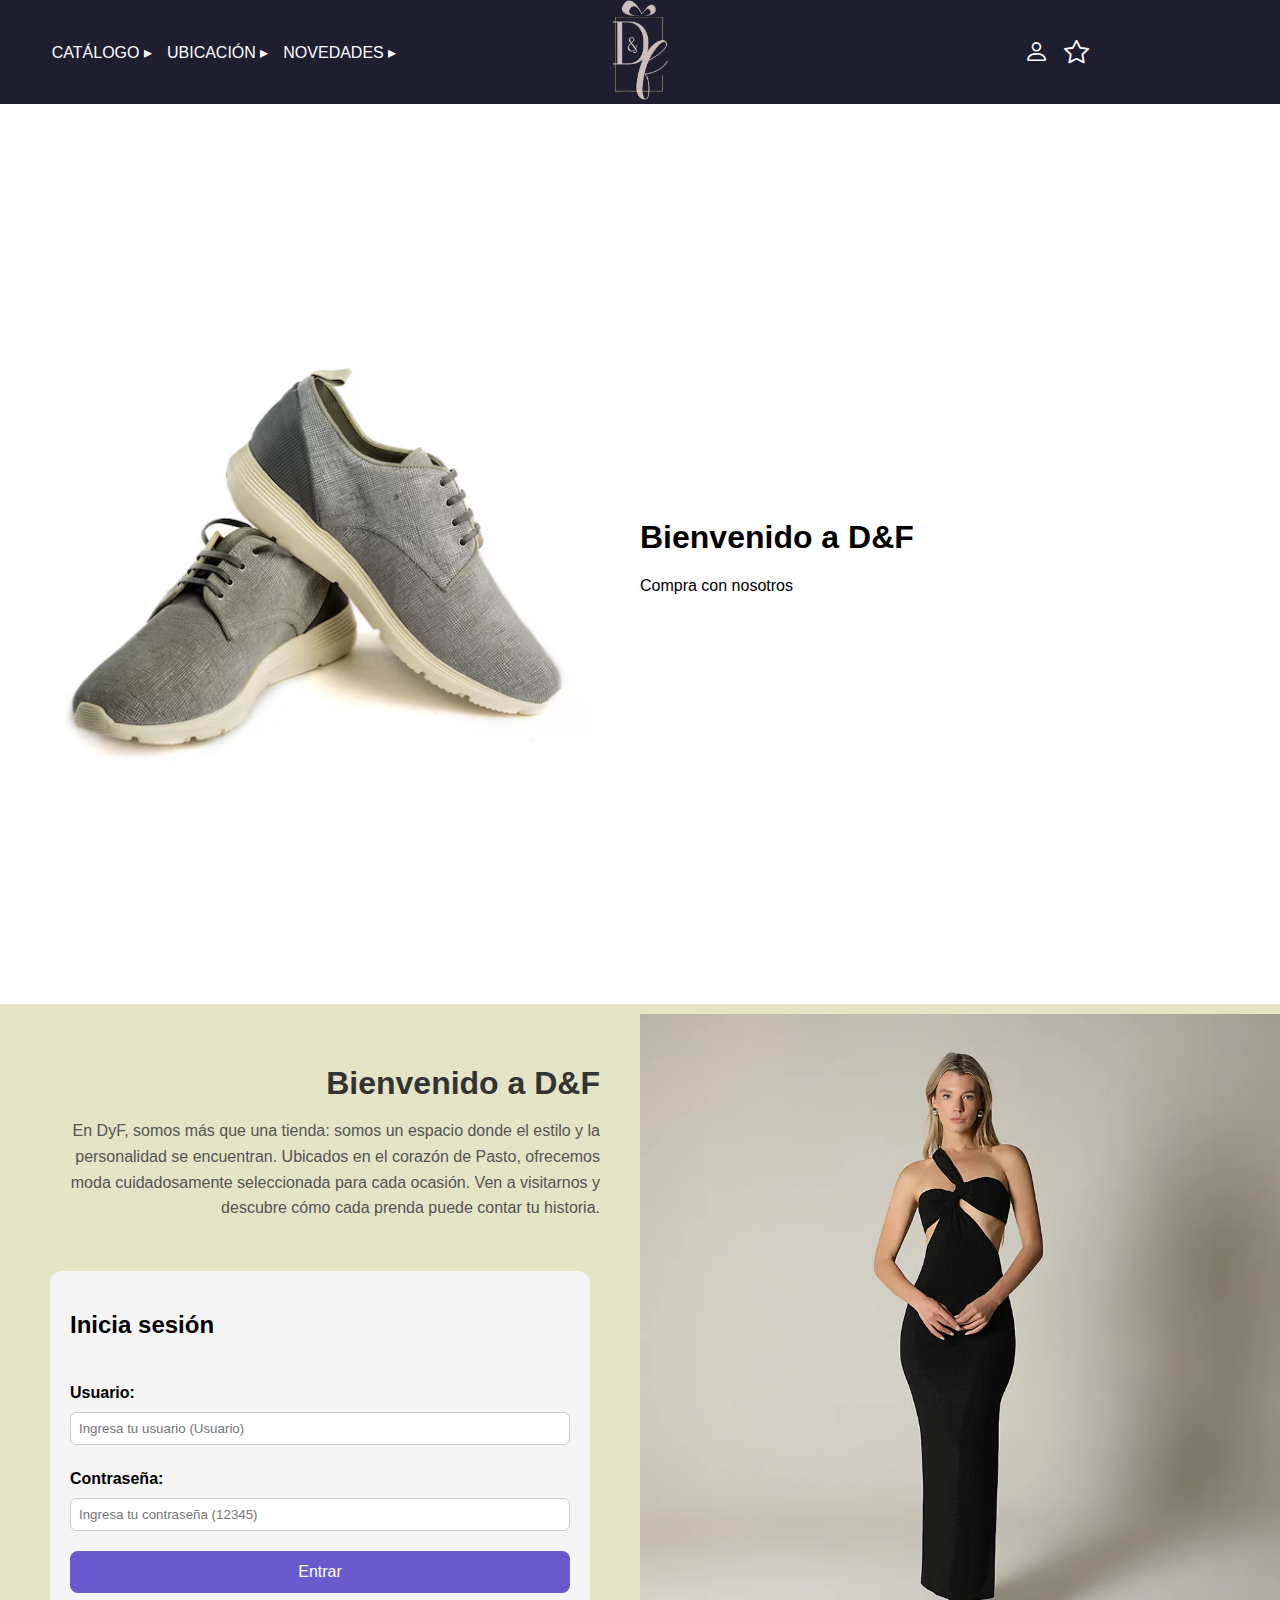
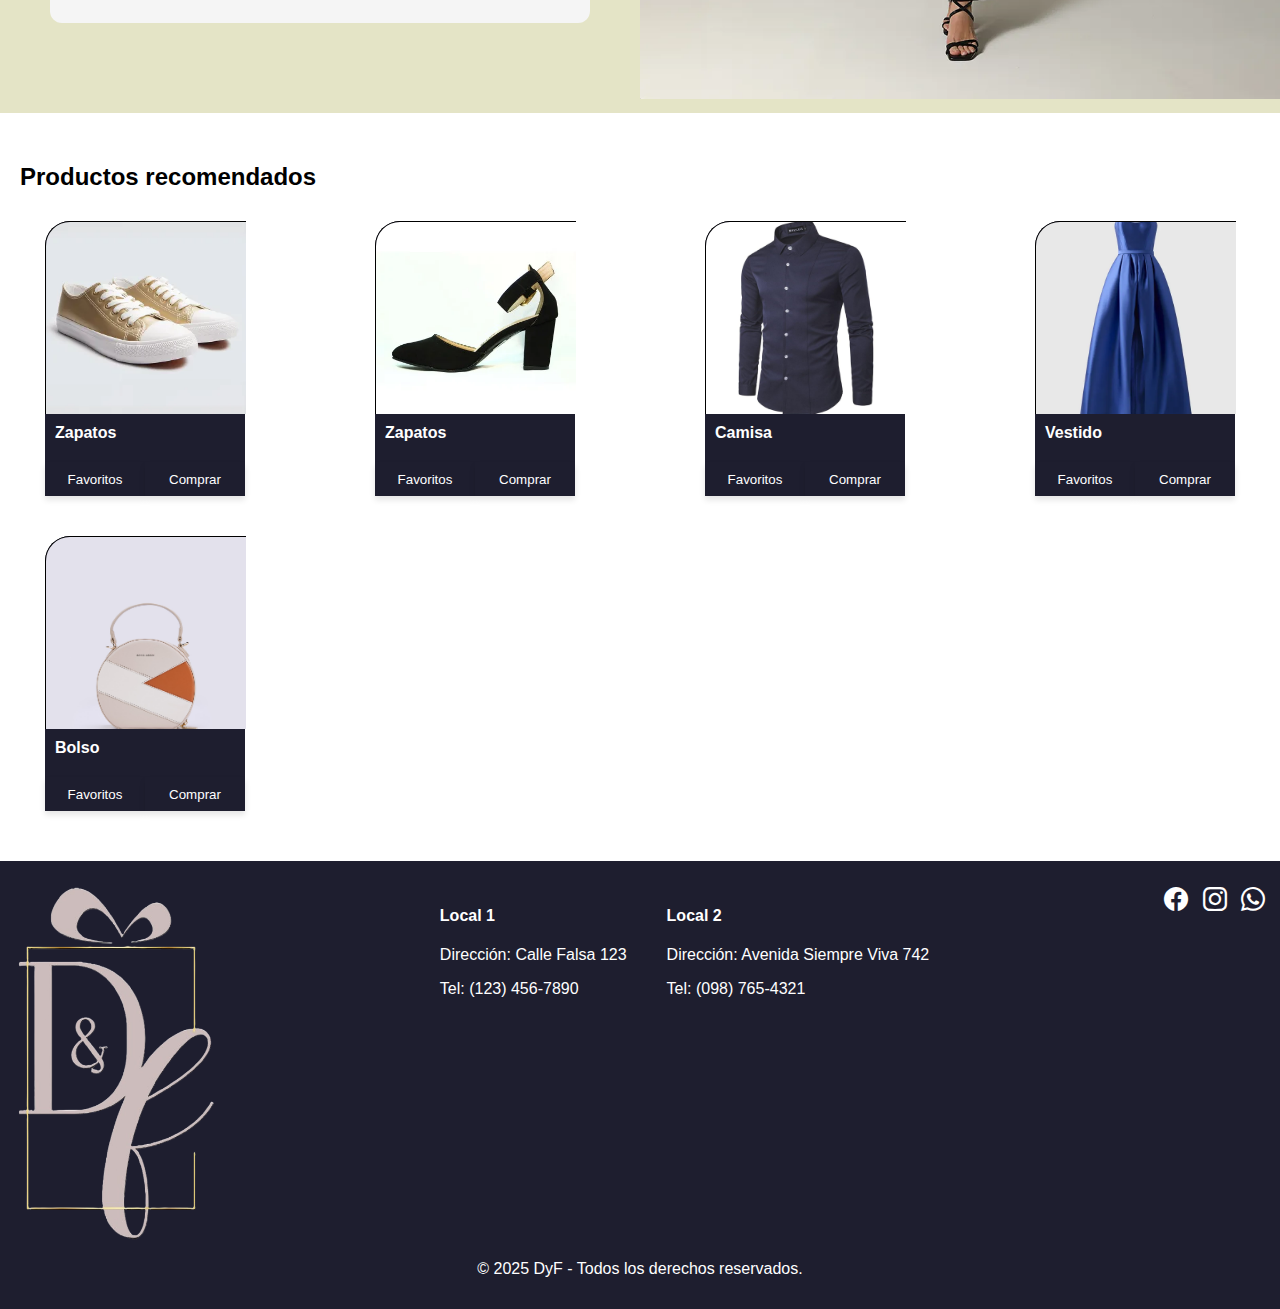
<file: index.html>
<!DOCTYPE html>
<html lang="es">

<head>
    <meta charset="UTF-8" />
    <meta name="viewport" content="width=device-width, initial-scale=1.0" />
    <title>D&F - Inicio</title>
    <!--Mis estilos-->
    <link rel="stylesheet" href="css/estilos copy.css" />
    <!--Iconos Bootstrap-->
    <link rel="stylesheet" href="https://cdn.jsdelivr.net/npm/bootstrap-icons@1.13.1/font/bootstrap-icons.min.css">
</head>

<body>
    <div class="grid-layout">

        <!--=== Header ===-->
        <header class="header">

            <nav class="navbar">
                <!-- Botón menú móvil -->
                <div class="menu-toggle" id="menuToggle">
                    <i class="bi bi-list"></i>
                </div>

                <!-- Menú izquierdo -->
                <ul class="nav-left">
                    <li><a class="link-nav" href="paginas/Catalogo.html">CATÁLOGO ▸</a></li>
                    <li><a class="link-nav" href="paginas/Ubicacion.html">UBICACIÓN ▸</a></li>
                    <li><a class="link-nav" href="paginas/Novedades.html">NOVEDADES ▸</a></li>
                </ul>

                <!-- Logo centro -->
                <div class="logo">
                    <a href="index.html"><img src="img/logo.png" alt="Logo" /></a>
                </div>

                <!-- Menú derecho -->
                <ul class="nav-right">
                    <li><a class="link-nav bi-nav" href="paginas/Perfil.html"><i class="bi bi-person"></i></a></li>
                    <li><a class="link-nav bi-nav" href="paginas/Guardados.html"><i class="bi bi-star"></i></a></li>
                </ul>

                <!-- Menú lateral oculto (móvil) -->
                <aside class="mobile-menu" id="mobileMenu">
                    <ul>
                        <li>
                            <i class="bi bi-list bi-nav"></i>
                        </li>
                        <li><a class="link-nav" href="paginas/Catalogo.html">CATÁLOGO ▸</a></li>
                        <li><a class="link-nav" href="paginas/Ubicacion.html">UBICACIÓN ▸</a></li>
                        <li><a class="link-nav" href="paginas/Novedades.html">NOVEDADES ▸</a></li>
                        <li><a class="link-nav bi-nav" href="paginas/Perfil.html"><i class="bi bi-person"></i></a></li>
                        <li><a class="link-nav bi-nav" href="paginas/Guardados.html"><i class="bi bi-star"></i></a></li>
                    </ul>
                </aside>
            </nav>


            <div class="hero-header">
                <div class="hero-img"></div>
                <div class="hero-text">
                    <h1>Bienvenido a D&F</h1>
                    <p>Compra con nosotros</p>
                </div>

            </div>
        </header>


        <!--=== Contenido ===-->
        <main>

            <!--Nosotros-->
            <section class="nosotros">
                <div class="text-nosotros">
                    <h1>Bienvenido a D&F</h1>
                    <p>En DyF, somos más que una tienda: somos un espacio donde el estilo y la personalidad se
                        encuentran.
                        Ubicados en el corazón de Pasto, ofrecemos moda cuidadosamente seleccionada para cada ocasión.
                        Ven a visitarnos y descubre cómo cada prenda puede contar tu historia.
                    </p>

                    <form class="login-form">
                        <h2>Inicia sesión</h2>
                        <label for="usuario">Usuario:</label>
                        <input type="text" id="usuario" name="usuario" placeholder="Ingresa tu usuario (Usuario)" required>

                        <label for="contraseña">Contraseña:</label>
                        <input type="password" id="contraseña" name="contraseña" placeholder="Ingresa tu contraseña (12345)"
                            required>

                        <button type="button" onclick="validarLogin('paginas/Perfil.html')">Entrar</button>
                    </form>

                </div>

                <div class="imagen-nosotros">
                    <img src="img/vestido.jpg" alt="">
                </div>
            </section><!--Fin seccion-->



            <!--Productos recomendados-->
            <section class="Catalogo">
                <div class="container-catalogo">
                    <h2>Productos recomendados</h2>
                    <div class="container-productos">

                        <div class="productos">
                            <img class="img-producto" src="../img/catalogo/zapatos-Tres.jpg" alt="">
                            <h4 class="title-producto">Zapatos</h4>
                            <div class="container-btn">
                                <button class="btn-producto">Favoritos</button>
                                <button class="btn-producto">Comprar</button>
                            </div>
                        </div>

                        <div class="productos">
                            <img class="img-producto" src="../img/catalogo/zapatos-Cuatro.jpg" alt="">
                            <h4 class="title-producto">Zapatos</h4>
                            <div class="container-btn">
                                <button class="btn-producto">Favoritos</button>
                                <button class="btn-producto">Comprar</button>
                            </div>
                        </div>


                        <div class="productos">
                            <img class="img-producto" src="../img/catalogo/camisa-Dos.jpg" alt="">
                            <h4 class="title-producto">Camisa</h4>
                            <div class="container-btn">
                                <button class="btn-producto">Favoritos</button>
                                <button class="btn-producto">Comprar</button>
                            </div>
                        </div>

                        <div class="productos">
                            <img class="img-producto" src="../img/catalogo/vestido-Uno.jpg" alt="">
                            <h4 class="title-producto">Vestido</h4>
                            <div class="container-btn">
                                <button class="btn-producto">Favoritos</button>
                                <button class="btn-producto">Comprar</button>
                            </div>
                        </div>

                        <div class="productos">
                            <img class="img-producto" src="../img/catalogo/bolso-Dos.jpg" alt="">
                            <h4 class="title-producto">Bolso</h4>
                            <div class="container-btn">
                                <button class="btn-producto">Favoritos</button>
                                <button class="btn-producto">Comprar</button>
                            </div>
                        </div>
                    </div>
                </div>

            </section><!--Fin seccion-->

        </main>


        <!--=== Footer === -->
        <footer class="custom-footer">
            <div class="footer-container">
                <!-- Logo izquierda -->
                <div class="footer-logo">
                    <img src="img/logo.png" alt="Logo DyF" height="50" />
                </div>

                <!-- Contactos centro -->
                <div class="footer-contact">
                    <div>
                        <h4>Local 1</h4>
                        <p>Dirección: Calle Falsa 123</p>
                        <p>Tel: (123) 456-7890</p>
                    </div>
                    <div>
                        <h4>Local 2</h4>
                        <p>Dirección: Avenida Siempre Viva 742</p>
                        <p>Tel: (098) 765-4321</p>
                    </div>
                </div>

                <!-- Redes sociales derecha -->
                <div class="footer-social">
                    <a href="https://www.facebook.com/?locale=es_LA"><i class="bi bi-facebook"></i></a>
                    <a href="https://www.instagram.com"><i class="bi bi-instagram"></i></a>
                    <a href="https://www.whatsapp.com/?lang=es_LA"><i class="bi bi-whatsapp"></i></a>
                </div>
            </div>
            <p>© 2025 DyF - Todos los derechos reservados.</p>
        </footer>

    </div>
    <script src="js/script.js"></script>
</body>

</html>
</file>
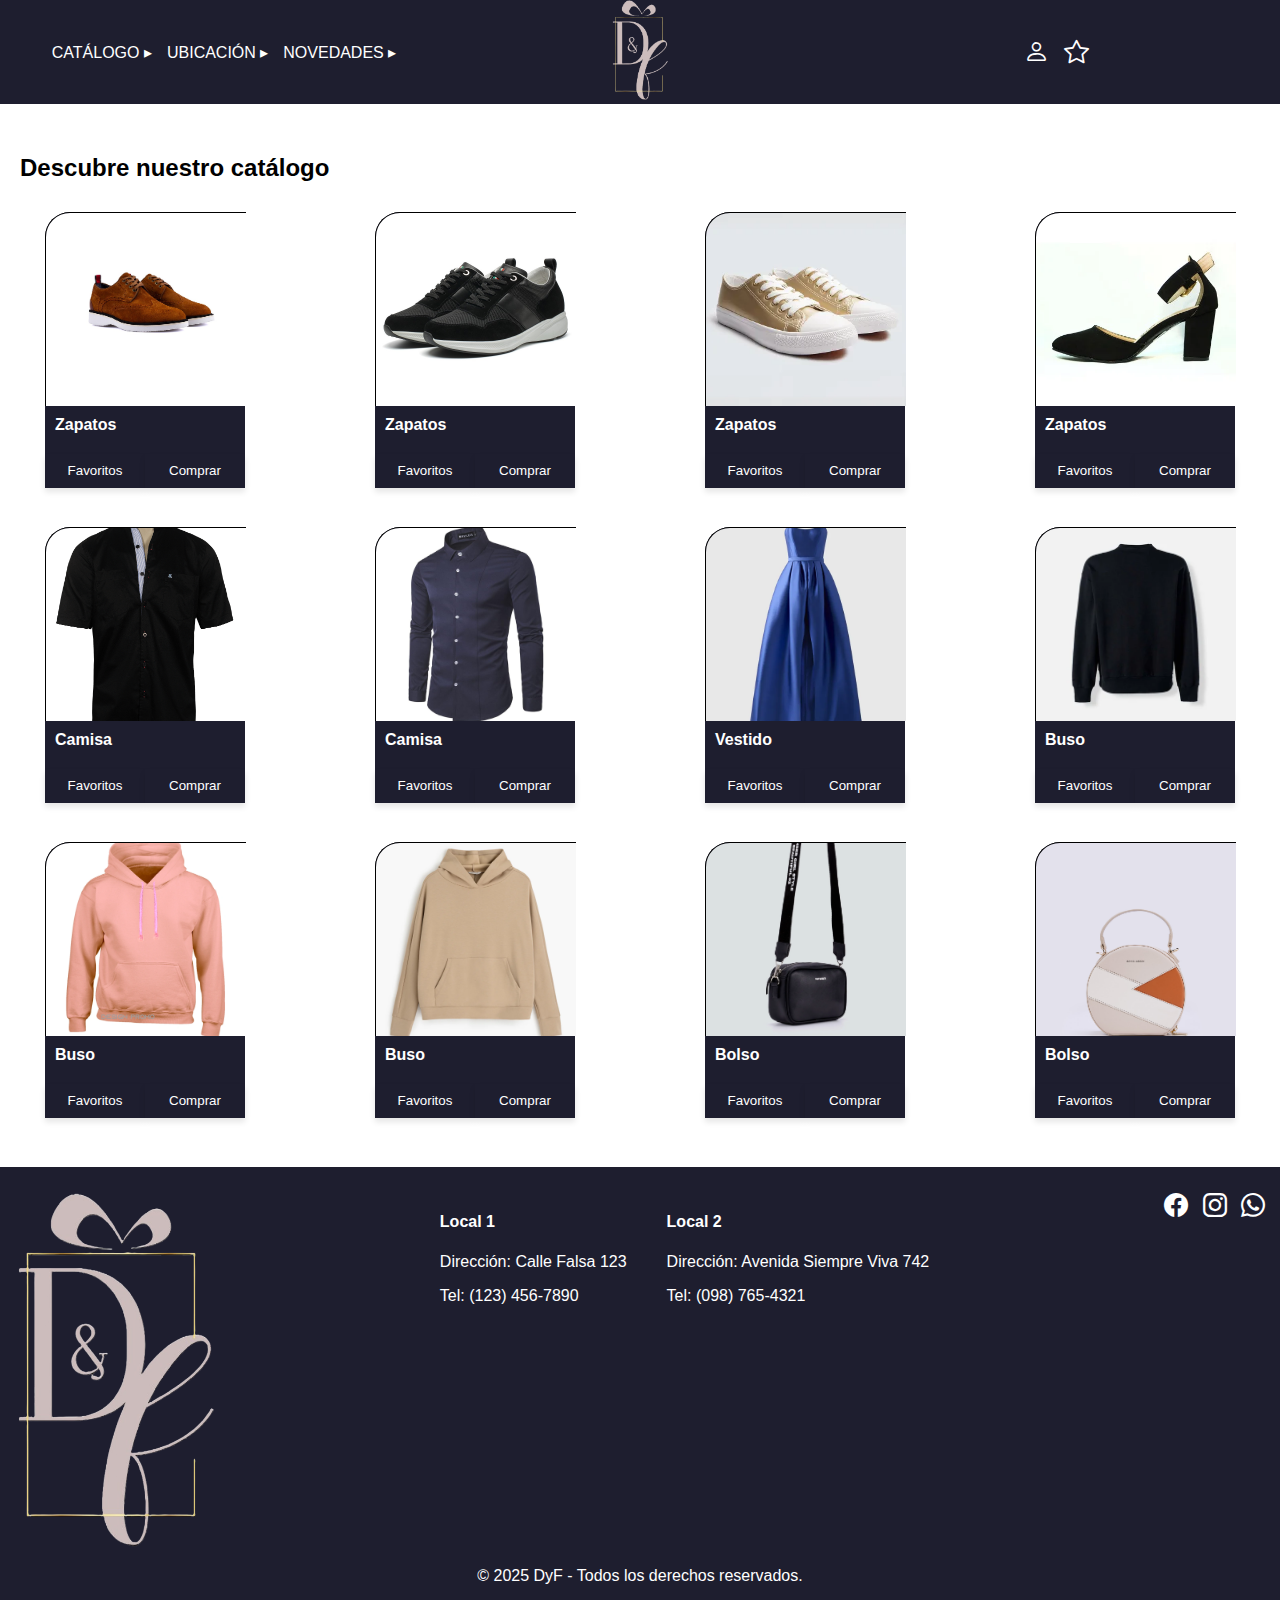
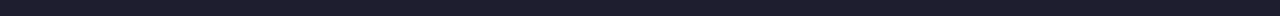
<file: paginas/Catalogo.html>
<!DOCTYPE html>
<html lang="en">

<head>
    <meta charset="UTF-8">
    <meta name="viewport" content="width=device-width, initial-scale=1.0">
    <title>DyF - Catalogo</title>
    <!--Mis estilos-->
    <link rel="stylesheet" href="../css/estilos copy.css" />
    <!--Iconos Bootstrap-->
    <link rel="stylesheet" href="https://cdn.jsdelivr.net/npm/bootstrap-icons@1.13.1/font/bootstrap-icons.min.css">
</head>

<body>
    <div class="grid-layout">

        <!--=== Header ===-->
        <header class="header">

            <nav class="navbar">
                <!-- Botón menú móvil -->
                <div class="menu-toggle" id="menuToggle">
                    <i class="bi bi-list"></i>
                </div>

                <!-- Menú izquierdo -->
                <ul class="nav-left">
                    <li><a href="Catalogo.html">CATÁLOGO ▸</a></li>
                    <li><a href="Ubicacion.html">UBICACIÓN ▸</a></li>
                    <li><a href="Novedades.html">NOVEDADES ▸</a></li>
                </ul>

                <!-- Logo centro -->
                <div class="logo">
                    <a href="../index.html"><img src="../img/logo.png" alt="Logo" /></a>
                </div>

                <!-- Menú derecho -->
                <ul class="nav-right">
                    <li><a class="link-nav bi-nav" href="Perfil.html"><i class="bi bi-person"></i></a></li>
                    <li><a class="link-nav bi-nav" href="Guardados.html"><i class="bi bi-star"></i></a></li>
                </ul>

                <!-- Menú lateral oculto (móvil) -->
                <aside class="mobile-menu" id="mobileMenu">
                    <ul>
                        <li>
                            <i class="bi bi-list bi-nav"></i>
                        </li>
                        <li><a class="link-nav" href="Catalogo.html">CATÁLOGO ▸</a></li>
                        <li><a class="link-nav" href="Ubicacion.html">UBICACIÓN ▸</a></li>
                        <li><a class="link-nav" href="Novedades.html">NOVEDADES ▸</a></li>
                        <li><a class="link-nav bi-nav" href="Perfil.html"><i class="bi bi-person"></i></a></li>
                        <li><a class="link-nav bi-nav" href="Guardados.html"><i class="bi bi-star"></i></a></li>
                    </ul>
                </aside>
            </nav>

        </header>


        <!--=== Contenido ===-->
        <main>

            <!--Catalogo-->
            <section class="Catalogo">
                <div class="container-catalogo">
                    <h2>Descubre nuestro catálogo</h2>
                    <div class="container-productos">
                        <div class="productos">
                            <img class="img-producto" src="../img/catalogo/zapatos-Uno.jpg" alt="">
                            <h4 class="title-producto">Zapatos</h4>
                            <div class="container-btn">
                                <button class="btn-producto">Favoritos</button>
                                <button class="btn-producto">Comprar</button>
                            </div>
                        </div>

                        <div class="productos">
                            <img class="img-producto" src="../img/catalogo/zapatos-Dos.jpg" alt="">
                            <h4 class="title-producto">Zapatos</h4>
                            <div class="container-btn">
                                <button class="btn-producto">Favoritos</button>
                                <button class="btn-producto">Comprar</button>
                            </div>

                        </div>

                        <div class="productos">
                            <img class="img-producto" src="../img/catalogo/zapatos-Tres.jpg" alt="">
                            <h4 class="title-producto">Zapatos</h4>
                            <div class="container-btn">
                                <button class="btn-producto">Favoritos</button>
                                <button class="btn-producto">Comprar</button>
                            </div>
                        </div>

                        <div class="productos">
                            <img class="img-producto" src="../img/catalogo/zapatos-Cuatro.jpg" alt="">
                            <h4 class="title-producto">Zapatos</h4>
                            <div class="container-btn">
                                <button class="btn-producto">Favoritos</button>
                                <button class="btn-producto">Comprar</button>
                            </div>
                        </div>

                        <div class="productos">
                            <img class="img-producto" src="../img/catalogo/camisa-Uno.jpg" alt="">
                            <h4 class="title-producto">Camisa</h4>
                            <div class="container-btn">
                                <button class="btn-producto">Favoritos</button>
                                <button class="btn-producto">Comprar</button>
                            </div>
                        </div>

                        <div class="productos">
                            <img class="img-producto" src="../img/catalogo/camisa-Dos.jpg" alt="">
                            <h4 class="title-producto">Camisa</h4>
                            <div class="container-btn">
                                <button class="btn-producto">Favoritos</button>
                                <button class="btn-producto">Comprar</button>
                            </div>
                        </div>

                        <div class="productos">
                            <img class="img-producto" src="../img/catalogo/vestido-Uno.jpg" alt="">
                            <h4 class="title-producto">Vestido</h4>
                            <div class="container-btn">
                                <button class="btn-producto">Favoritos</button>
                                <button class="btn-producto">Comprar</button>
                            </div>
                        </div>

                        <div class="productos">
                            <img class="img-producto" src="../img/catalogo/buzo-Uno.jpg" alt="">
                            <h4 class="title-producto">Buso</h4>
                            <div class="container-btn">
                                <button class="btn-producto">Favoritos</button>
                                <button class="btn-producto">Comprar</button>
                            </div>
                        </div>

                        <div class="productos">
                            <img class="img-producto" src="../img/catalogo/buzo-Dos.jpg" alt="">
                            <h4 class="title-producto">Buso</h4>
                            <div class="container-btn">
                                <button class="btn-producto">Favoritos</button>
                                <button class="btn-producto">Comprar</button>
                            </div>
                        </div>

                        <div class="productos">
                            <img class="img-producto" src="../img/catalogo/buzo-Tres.jpg" alt="">
                            <h4 class="title-producto">Buso</h4>
                            <div class="container-btn">
                                <button class="btn-producto">Favoritos</button>
                                <button class="btn-producto">Comprar</button>
                            </div>
                        </div>

                        <div class="productos">
                            <img class="img-producto" src="../img/catalogo/bolso-Uno.jpg" alt="">
                            <h4 class="title-producto">Bolso</h4>
                            <div class="container-btn">
                                <button class="btn-producto">Favoritos</button>
                                <button class="btn-producto">Comprar</button>
                            </div>
                        </div>

                        <div class="productos">
                            <img class="img-producto" src="../img/catalogo/bolso-Dos.jpg" alt="">
                            <h4 class="title-producto">Bolso</h4>
                            <div class="container-btn">
                                <button class="btn-producto">Favoritos</button>
                                <button class="btn-producto">Comprar</button>
                            </div>
                        </div>
                    </div>
                </div>

            </section><!--Fin seccion-->

        </main>


        <!--=== Footer === -->
        <footer class="custom-footer">
            <div class="footer-container">
                <!-- Logo izquierda -->
                <div class="footer-logo">
                    <img src="../img/logo.png" alt="Logo DyF" height="50" />
                </div>

                <!-- Contactos centro -->
                <div class="footer-contact">
                    <div>
                        <h4>Local 1</h4>
                        <p>Dirección: Calle Falsa 123</p>
                        <p>Tel: (123) 456-7890</p>
                    </div>
                    <div>
                        <h4>Local 2</h4>
                        <p>Dirección: Avenida Siempre Viva 742</p>
                        <p>Tel: (098) 765-4321</p>
                    </div>
                </div>

                <!-- Redes sociales derecha -->
                <div class="footer-social">
                    <a href="https://www.facebook.com/?locale=es_LA"><i class="bi bi-facebook"></i></a>
                    <a href="https://www.instagram.com"><i class="bi bi-instagram"></i></a>
                    <a href="https://www.whatsapp.com/?lang=es_LA"><i class="bi bi-whatsapp"></i></a>
                </div>
            </div>
            <p>© 2025 DyF - Todos los derechos reservados.</p>
        </footer>

    </div>
    <script src="../js/script.js"></script>
</body>

</html>
</file>
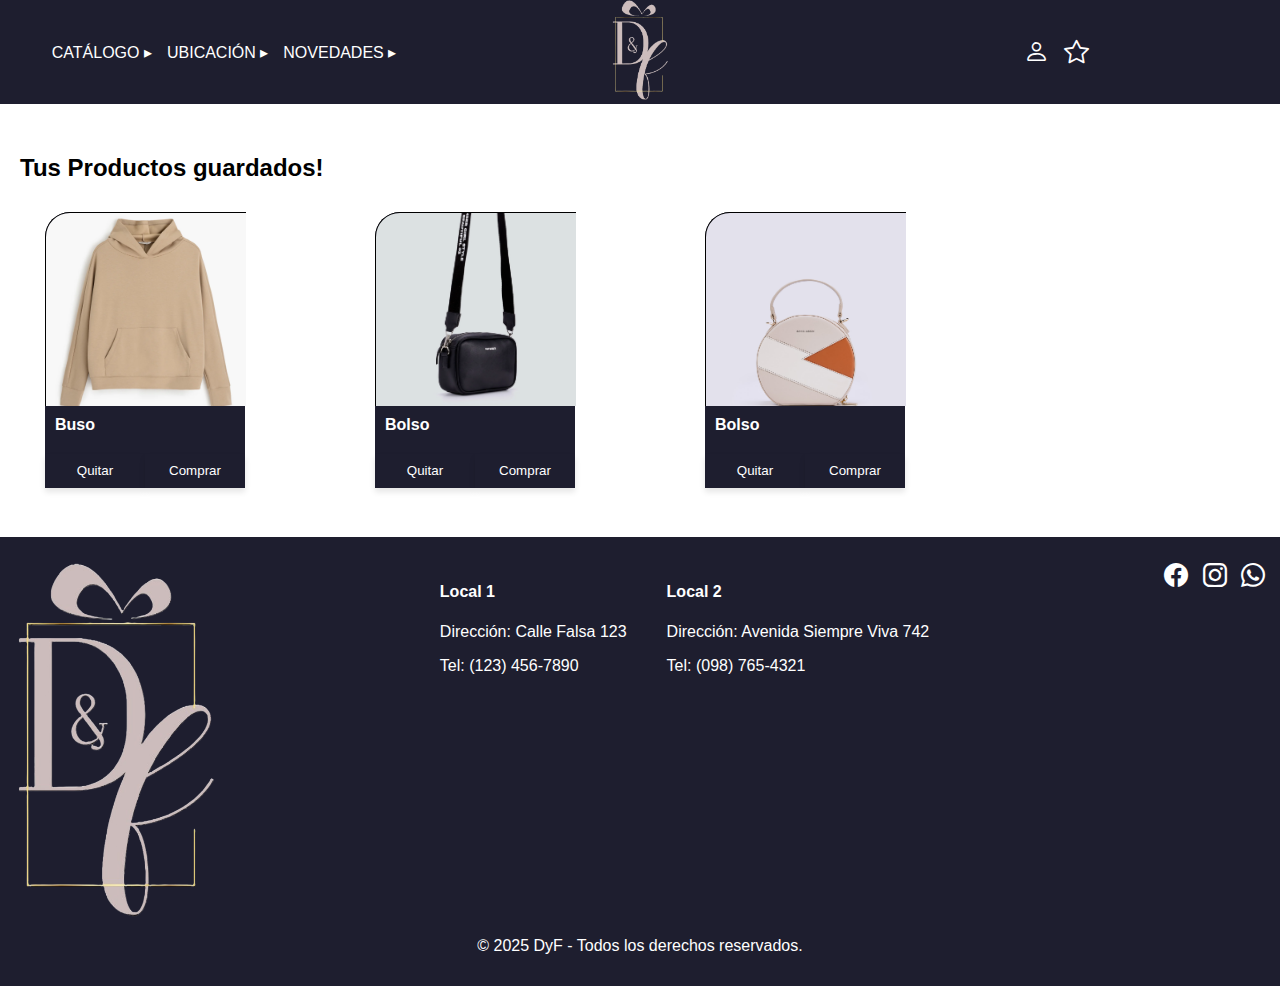
<file: paginas/Guardados.html>
<!DOCTYPE html>
<html lang="en">

<head>
    <meta charset="UTF-8">
    <meta name="viewport" content="width=device-width, initial-scale=1.0">
    <title>DyF - Guardados</title>
    <!--Mis estilos-->
    <link rel="stylesheet" href="../css/estilos copy.css" />
    <!--Iconos Bootstrap-->
    <link rel="stylesheet" href="https://cdn.jsdelivr.net/npm/bootstrap-icons@1.13.1/font/bootstrap-icons.min.css">
</head>

<body>
    <div class="grid-layout">

        <!--=== Header ===-->
        <header class="header">

            <nav class="navbar">
                <!-- Botón menú móvil -->
                <div class="menu-toggle" id="menuToggle">
                    <i class="bi bi-list"></i>
                </div>

                <!-- Menú izquierdo -->
                <ul class="nav-left">
                    <li><a href="Catalogo.html">CATÁLOGO ▸</a></li>
                    <li><a href="Ubicacion.html">UBICACIÓN ▸</a></li>
                    <li><a href="Novedades.html">NOVEDADES ▸</a></li>
                </ul>

                <!-- Logo centro -->
                <div class="logo">
                    <a href="../index.html"><img src="../img/logo.png" alt="Logo" /></a>
                </div>

                <!-- Menú derecho -->
                <ul class="nav-right">
                    <li><a class="link-nav bi-nav" href="Perfil.html"><i class="bi bi-person"></i></a></li>
                    <li><a class="link-nav bi-nav" href="Guardados.html"><i class="bi bi-star"></i></a></li>
                </ul>
                </ul>

                <!-- Menú lateral oculto (móvil) -->
                <aside class="mobile-menu" id="mobileMenu">
                    <ul>
                        <li>
                            <i class="bi bi-list"></i>
                        </li>
                        <li><a href="Catalogo.html">CATÁLOGO ▸</a></li>
                        <li><a href="Ubicacion.html">UBICACIÓN ▸</a></li>
                        <li><a href="Novedades.html">NOVEDADES ▸</a></li>
                        <li><a href="Perfil.html"><i class="bi bi-person"></i></a></li>
                        <li><a href="Guardados.html"><i class="bi bi-star"></i></a></li>
                    </ul>
                </aside>
            </nav>

        </header>


        <!--=== Contenido ===-->
        <main>

            <!--Catalogo-->
            <section class="Catalogo">
                <div class="container-catalogo">
                    <h2>Tus Productos guardados!</h2>
                    <div class="container-productos">

                        <div class="productos">
                            <img class="img-producto" src="../img/catalogo/buzo-Tres.jpg" alt="">
                            <h4 class="title-producto">Buso</h4>
                            <div class="container-btn">
                                <button class="btn-producto">Quitar</button>
                                <button class="btn-producto">Comprar</button>
                            </div>
                        </div>

                        <div class="productos">
                            <img class="img-producto" src="../img/catalogo/bolso-Uno.jpg" alt="">
                            <h4 class="title-producto">Bolso</h4>
                            <div class="container-btn">
                                <button class="btn-producto">Quitar</button>
                                <button class="btn-producto">Comprar</button>
                            </div>
                        </div>

                        <div class="productos">
                            <img class="img-producto" src="../img/catalogo/bolso-Dos.jpg" alt="">
                            <h4 class="title-producto">Bolso</h4>
                            <div class="container-btn">
                                <button class="btn-producto">Quitar</button>
                                <button class="btn-producto">Comprar</button>
                            </div>
                        </div>
                    </div>
                </div>

            </section><!--Fin seccion-->

        </main>

        </main>


        <!--=== Footer === -->
        <footer class="custom-footer">
            <div class="footer-container">
                <!-- Logo izquierda -->
                <div class="footer-logo">
                    <img src="../img/logo.png" alt="Logo DyF" height="50" />
                </div>

                <!-- Contactos centro -->
                <div class="footer-contact">
                    <div>
                        <h4>Local 1</h4>
                        <p>Dirección: Calle Falsa 123</p>
                        <p>Tel: (123) 456-7890</p>
                    </div>
                    <div>
                        <h4>Local 2</h4>
                        <p>Dirección: Avenida Siempre Viva 742</p>
                        <p>Tel: (098) 765-4321</p>
                    </div>
                </div>

                <!-- Redes sociales derecha -->
                <div class="footer-social">
                    <a href="https://www.facebook.com/?locale=es_LA"><i class="bi bi-facebook"></i></a>
                    <a href="https://www.instagram.com"><i class="bi bi-instagram"></i></a>
                    <a href="https://www.whatsapp.com/?lang=es_LA"><i class="bi bi-whatsapp"></i></a>
                </div>
            </div>
            <p>© 2025 DyF - Todos los derechos reservados.</p>
        </footer>

    </div>
    <script src="../js/script.js"></script>
</body>

</html>
</file>
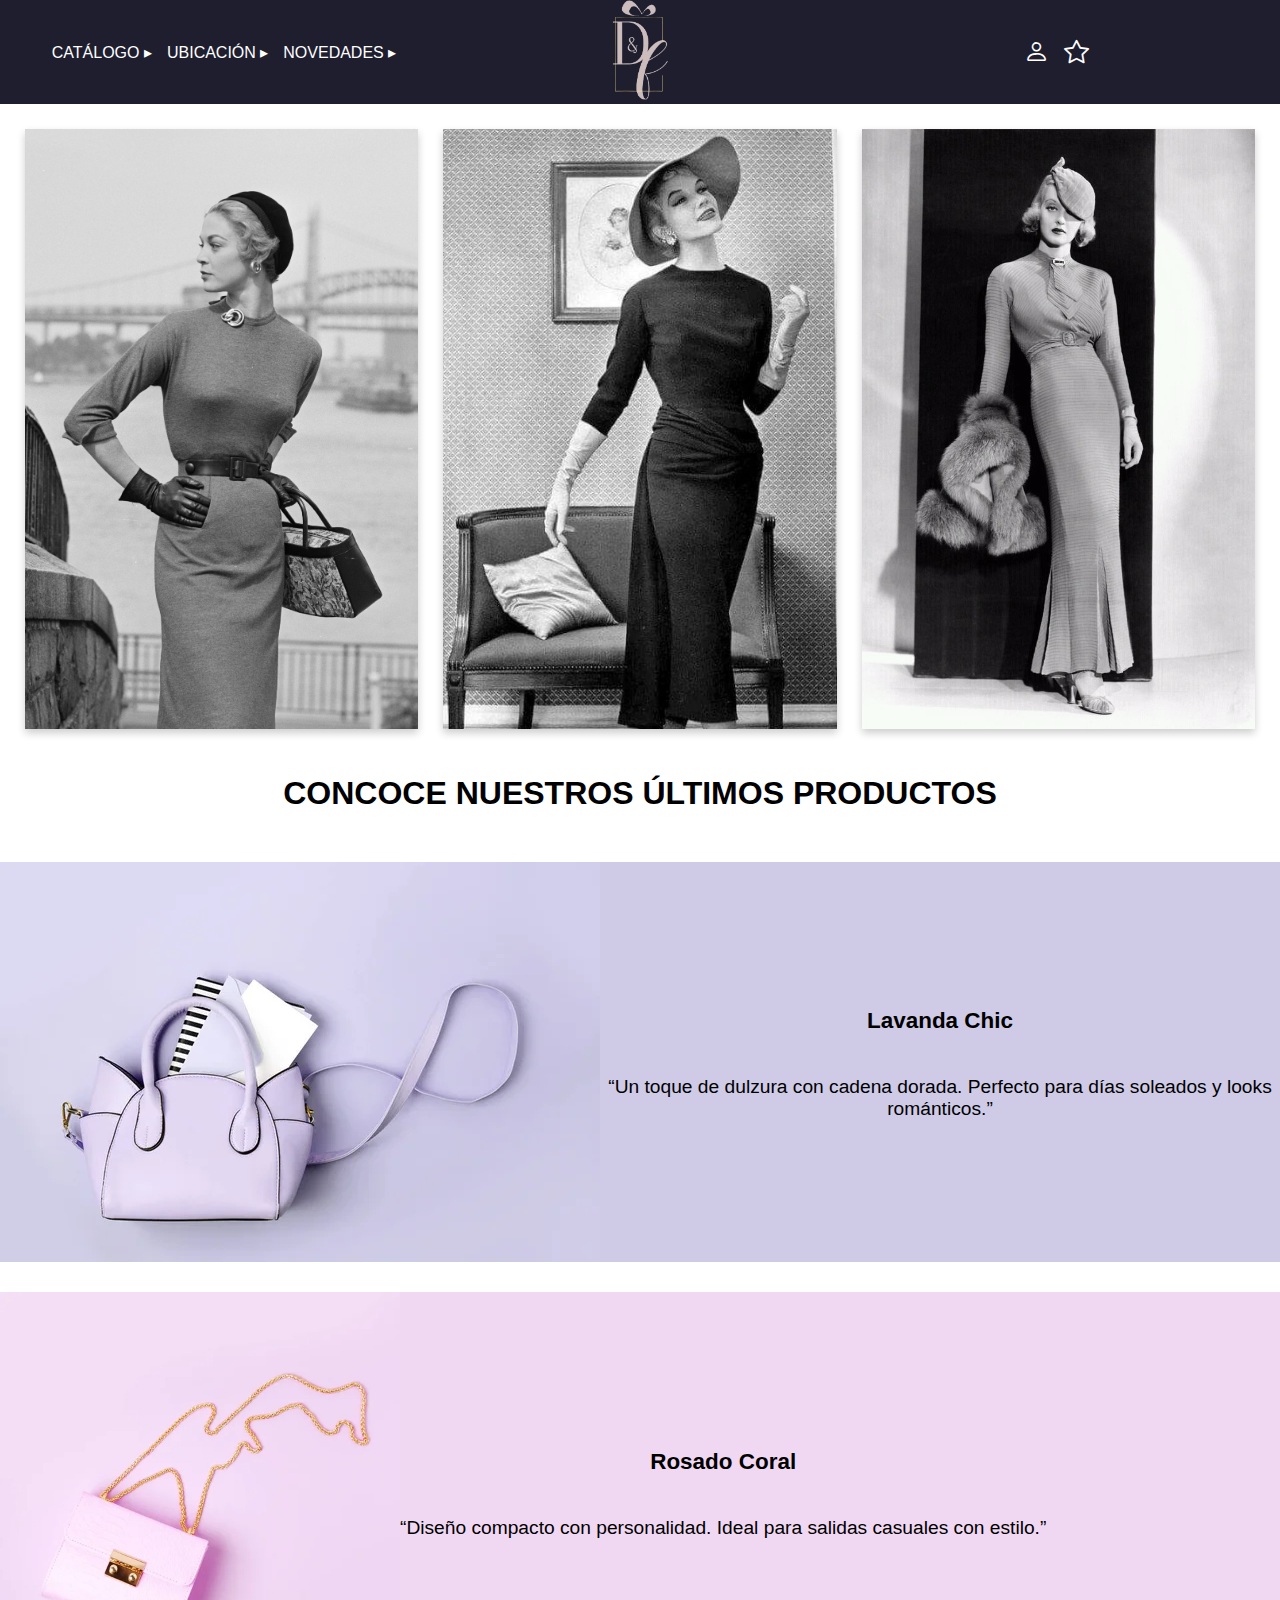
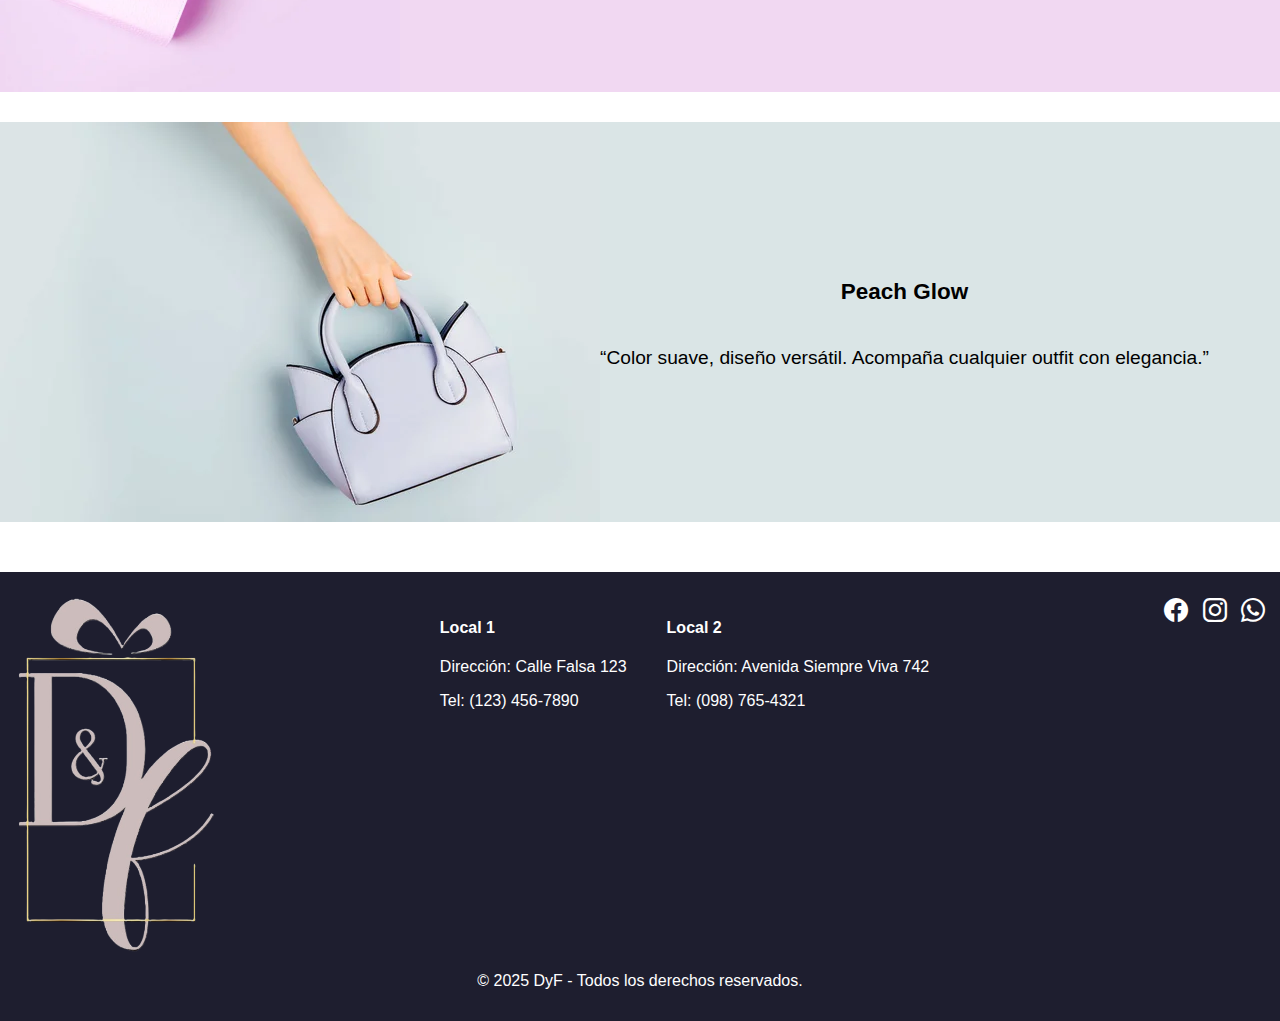
<file: paginas/Novedades.html>
<!DOCTYPE html>
<html lang="en">

<head>
    <meta charset="UTF-8">
    <meta name="viewport" content="width=device-width, initial-scale=1.0">
    <title>DyF - Novedades</title>
    <!--Mis estilos-->
    <link rel="stylesheet" href="../css/estilos copy.css" />
    <!--Iconos Bootstrap-->
    <link rel="stylesheet" href="https://cdn.jsdelivr.net/npm/bootstrap-icons@1.13.1/font/bootstrap-icons.min.css">
</head>

<body>
    <div class="grid-layout">

        <!--=== Header ===-->
        <header class="header">

            <nav class="navbar">
                <!-- Botón menú móvil -->
                <div class="menu-toggle" id="menuToggle">
                    <i class="bi bi-list"></i>
                </div>

                <!-- Menú izquierdo -->
                <ul class="nav-left">
                    <li><a class="link-nav" href="Catalogo.html">CATÁLOGO ▸</a></li>
                    <li><a class="link-nav" href="Ubicacion.html">UBICACIÓN ▸</a></li>
                    <li><a class="link-nav" href="Novedades.html">NOVEDADES ▸</a></li>
                </ul>

                <!-- Logo centro -->
                <div class="logo">
                    <a href="../index.html"><img src="../img/logo.png" alt="Logo" /></a>
                </div>

                <!-- Menú derecho -->
                <ul class="nav-right">
                    <li><a class="link-nav bi-nav" href="Perfil.html"><i class="bi bi-person"></i></a></li>
                    <li><a class="link-nav bi-nav" href="Guardados.html"><i class="bi bi-star"></i></a></li>
                </ul>
                </ul>

                <!-- Menú lateral oculto (móvil) -->
                <aside class="mobile-menu" id="mobileMenu">
                    <ul>
                        <li>
                            <i class="bi bi-list"></i>
                        </li>
                        <li><a class="link-nav" href="Catalogo.html">CATÁLOGO ▸</a></li>
                        <li><a class="link-nav" href="Ubicacion.html">UBICACIÓN ▸</a></li>
                        <li><a class="link-nav" href="Novedades.html">NOVEDADES ▸</a></li>
                        <li><a class="link-nav bi-nav" href="Perfil.html"><i class="bi bi-person"></i></a></li>
                        <li><a class="link-nav bi-nav" href="Guardados.html"><i class="bi bi-star"></i></a></li>
                    </ul>
                </aside>
            </nav>

        </header>


        <!--=== Contenido ===-->
        <main>

            <!--Novedades-->
            <section class="novedades">
                <div class="container-img-nov">
                    <img class="img-nov" src="../img/Novedades/modelo-Uno.jpg" alt="">
                    <img class="img-nov" src="../img/Novedades/modelo-Dos.jpg" alt="">
                    <img class="img-nov" src="../img/Novedades/modelo-Tres.jpg" alt="">
                </div>

                <h1>CONCOCE NUESTROS ÚLTIMOS PRODUCTOS</h1>
            </section><!--Fin seccion-->

            <!--Nuevos productos-->
            <section class="nuevos-product">
                <div class="container-nov-product p1">
                    <div><img class="img-nov-prodcut" src="../img/Novedades/bolso-moda-Uno.jpg" alt=""></div>
                    <div class="txt-product">
                        <h3>Lavanda Chic</h3>
                        <p>“Un toque de dulzura con cadena dorada. Perfecto para días soleados y looks románticos.”</p>
                    </div>
                </div>

                <div class="container-nov-product p2">
                    <div><img class="img-nov-prodcut" src="../img/Novedades/bolso-moda-Dos.jpg" alt=""></div>
                    <div class="txt-product">
                        <h3>Rosado Coral</h3>
                        <p>“Diseño compacto con personalidad. Ideal para salidas casuales con estilo.”</p>
                    </div>
                </div>

                <div class="container-nov-product p3">
                    <div><img class="img-nov-prodcut" src="../img/Novedades/bolso-moda-Tres.jpg" alt=""></div>
                    <div class="txt-product">
                        <h3>Peach Glow</h3>
                        <p>“Color suave, diseño versátil. Acompaña cualquier outfit con elegancia.”</p>
                    </div>
                </div>

            </section>

        </main>


        <!--=== Footer === -->
        <footer class="custom-footer">
            <div class="footer-container">
                <!-- Logo izquierda -->
                <div class="footer-logo">
                    <img src="../img/logo.png" alt="Logo DyF" height="50" />
                </div>

                <!-- Contactos centro -->
                <div class="footer-contact">
                    <div>
                        <h4>Local 1</h4>
                        <p>Dirección: Calle Falsa 123</p>
                        <p>Tel: (123) 456-7890</p>
                    </div>
                    <div>
                        <h4>Local 2</h4>
                        <p>Dirección: Avenida Siempre Viva 742</p>
                        <p>Tel: (098) 765-4321</p>
                    </div>
                </div>

                <!-- Redes sociales derecha -->
                <div class="footer-social">
                    <a href="https://www.facebook.com/?locale=es_LA"><i class="bi bi-facebook"></i></a>
                    <a href="https://www.instagram.com"><i class="bi bi-instagram"></i></a>
                    <a href="https://www.whatsapp.com/?lang=es_LA"><i class="bi bi-whatsapp"></i></a>
                </div>
            </div>
            <p>© 2025 DyF - Todos los derechos reservados.</p>
        </footer>

    </div>
    <script src="../js/script.js"></script>
</body>

</html>
</file>
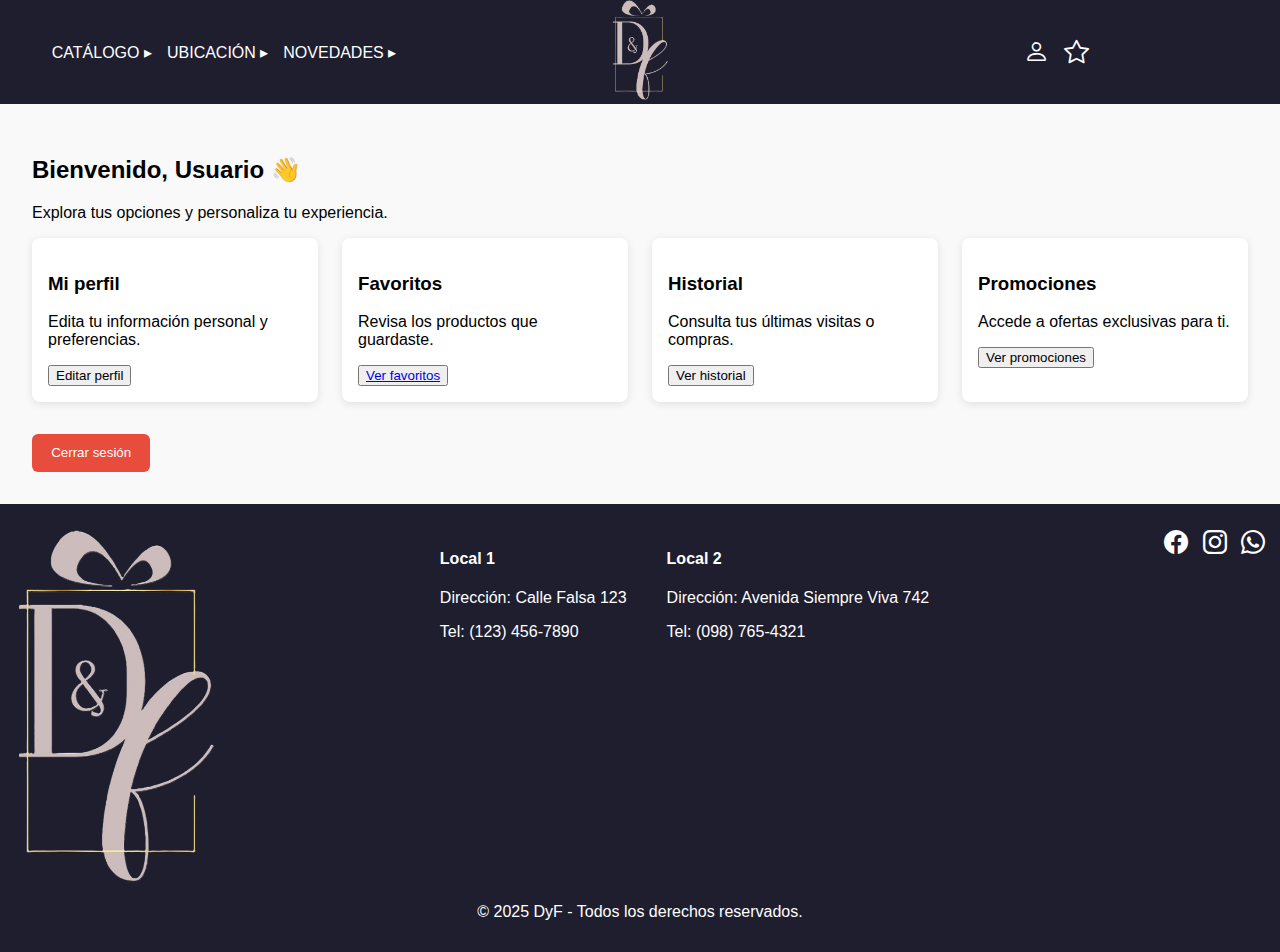
<file: paginas/Perfil.html>
<!DOCTYPE html>
<html lang="en">

<head>
    <meta charset="UTF-8">
    <meta name="viewport" content="width=device-width, initial-scale=1.0">
    <title>DyF - Perfil</title>
    <!--Mis estilos-->
    <link rel="stylesheet" href="../css/estilos copy.css" />
    <!--Iconos Bootstrap-->
    <link rel="stylesheet" href="https://cdn.jsdelivr.net/npm/bootstrap-icons@1.13.1/font/bootstrap-icons.min.css">
</head>

<body>
    <div class="grid-layout">

        <!--=== Header ===-->
        <header class="header">

            <nav class="navbar">
                <!-- Botón menú móvil -->
                <div class="menu-toggle" id="menuToggle">
                    <i class="bi bi-list"></i>
                </div>

                <!-- Menú izquierdo -->
                <ul class="nav-left">
                    <li><a class="link-nav" href="Catalogo.html">CATÁLOGO ▸</a></li>
                    <li><a class="link-nav" href="Ubicacion.html">UBICACIÓN ▸</a></li>
                    <li><a class="link-nav" href="Novedades.html">NOVEDADES ▸</a></li>
                </ul>

                <!-- Logo centro -->
                <div class="logo">
                    <a href="../index.html"><img src="../img/logo.png" alt="Logo" /></a>
                </div>

                <!-- Menú derecho -->
                <ul class="nav-right">
                    <li><a class="link-nav bi-nav" href="Perfil.html"><i class="bi bi-person"></i></a></li>
                    <li><a class="link-nav bi-nav" href="Guardados.html"><i class="bi bi-star"></i></a></li>
                </ul>

                <!-- Menú lateral oculto (móvil) -->
                <aside class="mobile-menu" id="mobileMenu">
                    <ul>
                        <li>
                            <i class="bi bi-list"></i>
                        </li>
                        <li><a class="link-nav" href="Catalogo.html">CATÁLOGO ▸</a></li>
                        <li><a class="link-nav" href="Ubicacion.html">UBICACIÓN ▸</a></li>
                        <li><a class="link-nav" href="Novedades.html">NOVEDADES ▸</a></li>
                        <li><a class="link-nav bi-nav" href="Perfil.html"><i class="bi bi-person"></i></a></li>
                        <li><a class="link-nav bi-nav" href="Guardados.html"><i class="bi bi-star"></i></a></li>
                    </ul>
                </aside>
            </nav>

        </header>


        <!--=== Contenido ===-->
        <main>

            <!--Seccion Cuenta-->
            <section class="cuenta">
                <h2>Bienvenido, Usuario 👋</h2>
                <p>Explora tus opciones y personaliza tu experiencia.</p>

                <div class="cuenta-grid">
                    <div class="cuenta-card">
                        <h3>Mi perfil</h3>
                        <p>Edita tu información personal y preferencias.</p>
                        <button>Editar perfil</button>
                    </div>

                    <div class="cuenta-card">
                        <h3>Favoritos</h3>
                        <p>Revisa los productos que guardaste.</p>
                        <button><a href="Guardados.html">Ver favoritos</a></button>
                    </div>

                    <div class="cuenta-card">
                        <h3>Historial</h3>
                        <p>Consulta tus últimas visitas o compras.</p>
                        <button>Ver historial</button>
                    </div>

                    <div class="cuenta-card">
                        <h3>Promociones</h3>
                        <p>Accede a ofertas exclusivas para ti.</p>
                        <button>Ver promociones</button>
                    </div>
                </div>

                <button type="button" class="cerrar-sesion" onclick="cerrarSesion()">Cerrar sesión</button>
            </section>


        </main>


        <!--=== Footer === -->
        <footer class="custom-footer">
            <div class="footer-container">
                <!-- Logo izquierda -->
                <div class="footer-logo">
                    <img src="../img/logo.png" alt="Logo DyF" height="50" />
                </div>

                <!-- Contactos centro -->
                <div class="footer-contact">
                    <div>
                        <h4>Local 1</h4>
                        <p>Dirección: Calle Falsa 123</p>
                        <p>Tel: (123) 456-7890</p>
                    </div>
                    <div>
                        <h4>Local 2</h4>
                        <p>Dirección: Avenida Siempre Viva 742</p>
                        <p>Tel: (098) 765-4321</p>
                    </div>
                </div>

                <!-- Redes sociales derecha -->
                <div class="footer-social">
                    <a href="https://www.facebook.com/?locale=es_LA"><i class="bi bi-facebook"></i></a>
                    <a href="https://www.instagram.com"><i class="bi bi-instagram"></i></a>
                    <a href="https://www.whatsapp.com/?lang=es_LA"><i class="bi bi-whatsapp"></i></a>
                </div>
            </div>
            <p>© 2025 DyF - Todos los derechos reservados.</p>
        </footer>

    </div>
    <script src="../js/script.js"></script>
</body>

</html>
</file>
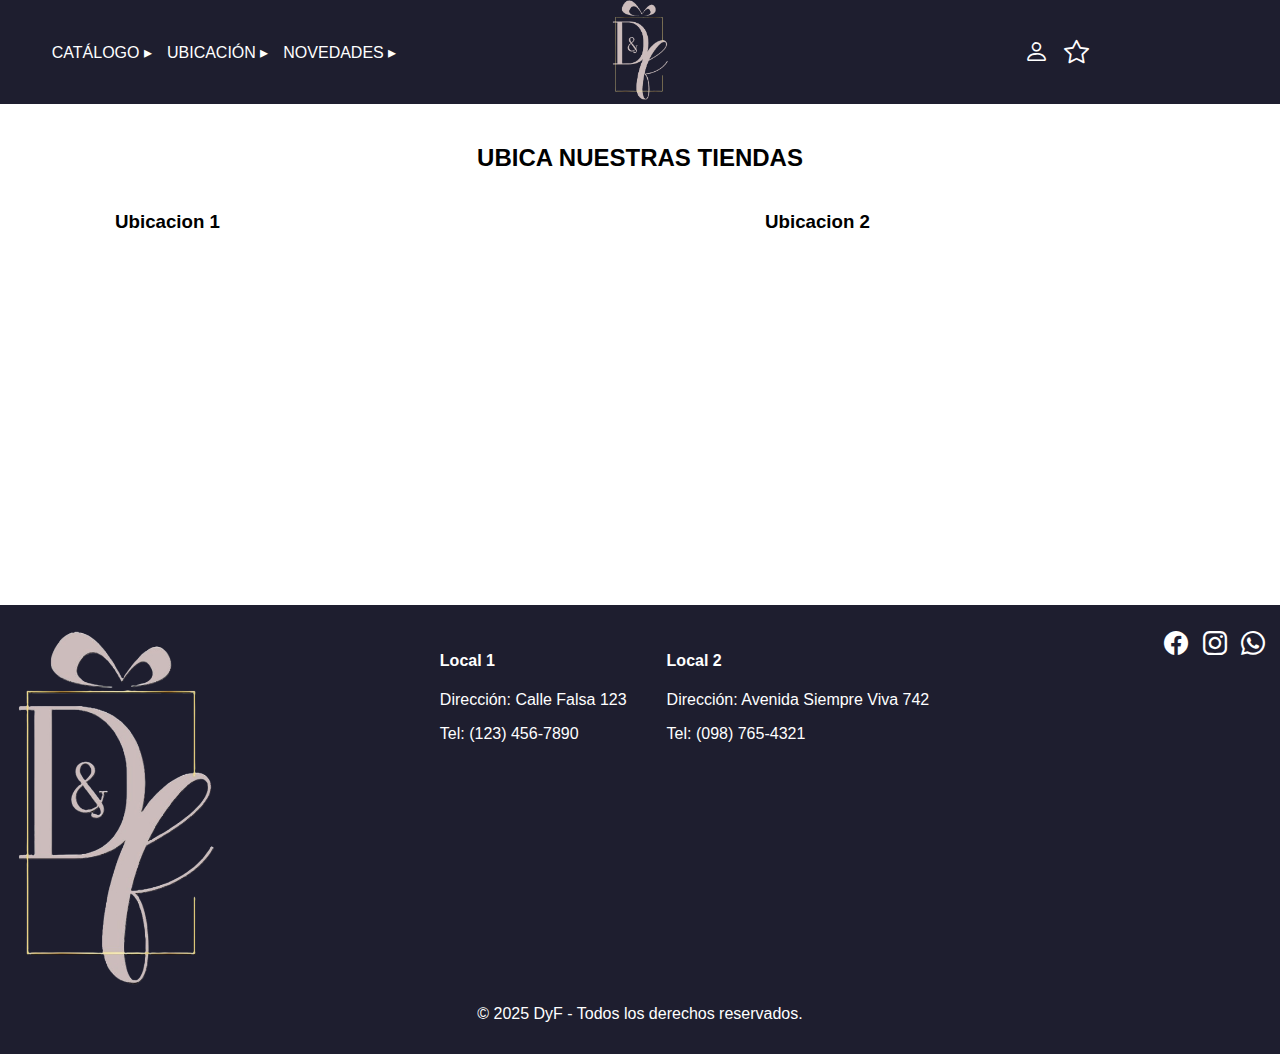
<file: paginas/Ubicacion.html>
<!DOCTYPE html>
<html lang="en">
<head>
    <meta charset="UTF-8">
    <meta name="viewport" content="width=device-width, initial-scale=1.0">
    <title>DyF - Ubicacion</title>
    <!--Mis estilos-->
    <link rel="stylesheet" href="../css/estilos copy.css" />
    <!--Iconos Bootstrap-->
    <link rel="stylesheet" href="https://cdn.jsdelivr.net/npm/bootstrap-icons@1.13.1/font/bootstrap-icons.min.css">
</head>
<body>
    <div class="grid-layout">

        <!--=== Header ===-->
        <header class="header">

            <nav class="navbar">
                <!-- Botón menú móvil -->
                <div class="menu-toggle" id="menuToggle">
                    <i class="bi bi-list"></i>
                </div>

                <!-- Menú izquierdo -->
                <ul class="nav-left">
                    <li><a href="Catalogo.html">CATÁLOGO ▸</a></li>
                    <li><a href="Ubicacion.html">UBICACIÓN ▸</a></li>
                    <li><a href="Novedades.html">NOVEDADES ▸</a></li>
                </ul>

                <!-- Logo centro -->
                <div class="logo">
                    <a href="../index.html"><img src="../img/logo.png" alt="Logo" /></a>
                </div>

                <!-- Menú derecho -->
                <ul class="nav-right">
                    <li><a class="link-nav bi-nav" href="paginas/Perfil.html"><i class="bi bi-person"></i></a></li>
                    <li><a class="link-nav bi-nav" href="paginas/Guardados.html"><i class="bi bi-star"></i></a></li>
                </ul>

                <!-- Menú lateral oculto (móvil) -->
                <aside class="mobile-menu" id="mobileMenu">
                    <ul>
                        <li>
                            <i class="bi bi-list"></i>
                        </li>
                        <li><a href="paginas/Catalogo.html">CATÁLOGO ▸</a></li>
                        <li><a href="paginas/Ubicacion.html">UBICACIÓN ▸</a></li>
                        <li><a href="paginas/Novedades.html">NOVEDADES ▸</a></li>
                        <li><a href="paginas/Perfil.html"><i class="bi bi-person"></i></a></li>
                        <li><a href="paginas/Guardados.html"><i class="bi bi-star"></i></a></li>
                    </ul>
                </aside>
            </nav>


        </header>


        <!--=== Contenido ===-->
        <main>

            <!--Ubicación-->
            <section class="ubicacion" id="ubicacion">
                <h2>UBICA NUESTRAS TIENDAS</h2>
                <div class="mapas">
                    <div class="mapa-ubicacion mapa-1">
                        <h3>Ubicacion 1</h3>
                        <iframe
                            src="https://www.google.com/maps/embed?pb=!1m18!1m12!1m3!1d15955.718363959179!2d-77.2771399!3d1.20935525!2m3!1f0!2f0!3f0!3m2!1i1024!2i768!4f13.1!3m3!1m2!1s0x8e2ed49dc66b3f9b%3A0x9d5ccae33cfedaf9!2sCentro%20Comercial%20Unico%20Outlet%20-%20Pasto!5e0!3m2!1ses-419!2sco!4v1754489793623!5m2!1ses-419!2sco"
                            width="400" height="300" style="border:0;" allowfullscreen="" loading="lazy"
                            referrerpolicy="no-referrer-when-downgrade">
                        </iframe>
                    </div>

                    <div class="mapa-ubicacion mapa-2">
                        <h3>Ubicacion 2</h3>
                        <iframe
                            src="https://www.google.com/maps/embed?pb=!1m18!1m12!1m3!1d15955.718363959179!2d-77.2771399!3d1.20935525!2m3!1f0!2f0!3f0!3m2!1i1024!2i768!4f13.1!3m3!1m2!1s0x8e2ed49dc66b3f9b%3A0x9d5ccae33cfedaf9!2sCentro%20Comercial%20Unico%20Outlet%20-%20Pasto!5e0!3m2!1ses-419!2sco!4v1754489793623!5m2!1ses-419!2sco"
                            width="400" height="300" style="border:0;" allowfullscreen="" loading="lazy"
                            referrerpolicy="no-referrer-when-downgrade">
                        </iframe>
                    </div>
                </div>

            </section><!--Fin Seccion-->

        </main>


        <!--=== Footer === -->
        <footer class="custom-footer">
            <div class="footer-container">
                <!-- Logo izquierda -->
                <div class="footer-logo">
                    <img src="../img/logo.png" alt="Logo DyF" height="50" />
                </div>

                <!-- Contactos centro -->
                <div class="footer-contact">
                    <div>
                        <h4>Local 1</h4>
                        <p>Dirección: Calle Falsa 123</p>
                        <p>Tel: (123) 456-7890</p>
                    </div>
                    <div>
                        <h4>Local 2</h4>
                        <p>Dirección: Avenida Siempre Viva 742</p>
                        <p>Tel: (098) 765-4321</p>
                    </div>
                </div>

                <!-- Redes sociales derecha -->
                <div class="footer-social">
                    <a href="https://www.facebook.com/?locale=es_LA"><i class="bi bi-facebook"></i></a>
                    <a href="https://www.instagram.com"><i class="bi bi-instagram"></i></a>
                    <a href="https://www.whatsapp.com/?lang=es_LA"><i class="bi bi-whatsapp"></i></a>
                </div>
            </div>
            <p>© 2025 DyF - Todos los derechos reservados.</p>
        </footer>

    </div>
    <script src="../js/script.js"></script>
</body>
</html>
</file>
<file: css/estilos copy.css>
:root {
  --color-menu: #1E1E2F;
  --color-bg-pri: #e4e4c6;
  --color-bg-sec: #FFFFFF;
  --color-acento: #F5EB4E;
}

/* Estructura general */
body {
  margin: 0;
  font-family: sans-serif;
}

.grid-layout {
  display: grid;
  grid-template-areas:
    "header"
    "main"
    "footer";
  grid-template-rows: auto 1fr auto;
  min-height: 100vh;
}

/* ===== Header =====*/
.header {
  grid-area: header;
}

/* ===== NAVBAR ===== */
.navbar {
  position: sticky;
  top: 0;
  z-index: 999;
  display: grid;
  grid-template-columns: repeat(3, 1fr);
  align-items: center;
  justify-items: center;
  padding: 0 1rem;
  background-color: var(--color-menu);
  color: white;
}

.nav-left,
.nav-right {
  display: flex;
  gap: 15px;
  list-style: none;
  padding: 0;
  margin: 0;
}

.link-nav {
  text-decoration: none;
  color: white;
}

.nav-left li a,
.nav-right li a {
  color: white;
  text-decoration: none;
}

.bi-nav {
  font-size: 25px;
}

.logo img {
  height: 100px;
}

/* ---- BOTÓN MENÚ (HAMBURGUESA) ---- */
.menu-toggle {
  display: none;
  font-size: 2rem;
  cursor: pointer;
  color: white;
}

/* ---- MENÚ LATERAL MÓVIL ---- */
.mobile-menu {
  position: fixed;
  top: 0;
  left: -300px;
  width: 250px;
  height: 100%;
  background-color: var(--color-menu);
  color: white;
  padding: 1rem;
  overflow-y: auto;
  transition: left 0.3s ease;
  z-index: 999;
}

.mobile-menu.open {
  left: 0;
}

.mobile-menu ul,
.submenu {
  list-style: none;
  padding: 0;
}

.mobile-menu li {
  margin: 10px 0;
}

.submenu {
  display: none;
  padding-left: 1rem;
  font-size: 0.9rem;
}

.sub-toggle {
  background: none;
  border: none;
  color: var(--color-acento);
  cursor: pointer;
  margin-left: 10px;
}

/* --- HERO IMAGE --- */
.hero-header {
  display: grid;
  grid-template-columns: 1fr 1fr;
  align-items: center;
  height: 100vh;
  background-color: white;
}

.hero-img {
  background: url('../img/zapatos-fondo-blanco_192247-38.jpg') no-repeat left center;
  background-size: contain;
  background-repeat: no-repeat;
  height: 100%;
}

.hero-texto {
  text-align: center;
}

.hero-texto h1 {
  font-family: sans-serif;
  font-size: 2.5rem;
  font-weight: bold;
}



/*=== Contenido ====*/

/*Seccion Nosotros*/
.nosotros {
  background-color: var(--color-bg-pri);
  display: grid;
  grid-template-columns: repeat(2, 1fr);
  align-items: center;
}

.text-nosotros {
  padding: 40px;
  text-align: right;
}

.text-nosotros h1 {
  font-size: 2rem;
  margin-bottom: 10px;
  color: #333;
}

.text-nosotros p {
  font-size: 1rem;
  line-height: 1.6;
  color: #555;
  margin-bottom: 30px;
}



.imagen-nosotros img {
  width: 100%;
  height: 100%;
}

.login-form {
  background-color: #f5f5f5;
  width: 500px;
  margin: 50px auto;
  padding: 20px;
  display: flex;
  flex-direction: column;
  gap: 10px;
  text-align: left;
  border-radius: 12px;
}

.login-form label {
  margin-top: 15px;
  font-weight: bold;
}

.login-form input {
  padding: 8px;
  border: 1px solid #ccc;
  border-radius: 6px;
}

.login-form button {
  margin: 10px 0;
  padding: 12px;
  background-color: #6a5acd;
  color: white;
  border: none;
  border-radius: 8px;
  font-size: 1rem;
  cursor: pointer;
  transition: background-color 0.3s ease;
}

.login-form button:hover {
  background-color: #483d8b;
}


/*Seccion Ubicacion*/
.ubicacion {
  padding-bottom: 50px;
}

.ubicacion h2 {
  text-align: center;
  margin-top: 40px;
}

.mapas {
  display: flex;
  gap: 20px;
}

.mapa-ubicacion {
  margin: auto;
}

/*Seccion Catalogo*/
.Catalogo {
  background-color: var(--color-bg-sec);
  padding: 50px 0;
}

.container-productos {
  display: grid;
  grid-template-columns: repeat(4, 1fr);
  gap: 40px;
  justify-items: center;
  align-items: center;
}

.container-catalogo h2 {
  margin: 0 20px 30px;
}

.productos {
  background-color: var(--color-menu);
  width: 200px;
  height: 275px;
  border-radius: 25px;

}

.img-producto {
  width: 100%;
  height: 70%;
  object-fit: cover;
  object-position: center;
  display: block;
  border-top-left-radius: 25px;
  border: 1px solid black;
  border-bottom: none;
  border-right: none;
}

.title-producto {
  margin: 10px;
  color: white;
}

.container-btn {
  display: flex;
  margin-top: 20px;
}

.btn-producto {
  background-color: var(--color-menu);
  color: #fff;
  width: 100px;
  height: 34px;
  border: none;
  transition: background-color 0.3s ease, transform 0.2s ease;
  box-shadow: 0 4px 6px rgba(0, 0, 0, 0.1);
  cursor: pointer;
}


.btn-producto:hover {
  background-color: var(--color-acento);
  color: var(--color-menu);
}

/* Seccion Novedades*/
.novedades {
  background-color: var(--color-bg-sec);
  margin-bottom: 50px;
}

.container-img-nov {
  display: grid;
  grid-template-columns: repeat(3, 1fr);
  gap: 25px;
  padding: 25px;
}

.img-nov {
  width: 100%;
  height: 600px;
  object-fit: cover;
  object-position: center;
  box-shadow: 0 4px 8px rgba(0, 0, 0, 0.2);
  transition: transform 0.3s ease;
}

.img-nov:hover {
  transform: scale(1.05);
}

.novedades h1 {
  text-align: center;
}


/*Nuevos Productos*/
.nuevos-product {
  margin-bottom: 50px;
}

.container-nov-product {
  display: flex;
  margin: 30px 0;
  height: 400px;
}

.p1 {
  background-color: #CFCBE7;
}

.p2 {
  background-color: #F1D8F2;
}

.p3 {
  background-color: #DAE5E6;
}

.img-nov-prodcut {
  width: auto;
  height: 100%;
  object-fit: cover;
  object-position: center;
}

.txt-product {
  display: flex;
  text-align: center;
  flex-direction: column;
  justify-content: center;
  align-items: center;
  font-size: 1.2rem;

}

/*Seccion Cuenta*/
.cuenta {
  padding: 2rem;
  background: #f9f9f9;
  font-family: 'Segoe UI', sans-serif;
}

.cuenta-grid {
  display: grid;
  grid-template-columns: repeat(auto-fit, minmax(220px, 1fr));
  gap: 1.5rem;
  margin-top: 1rem;
}

.cuenta-card {
  background: white;
  border-radius: 8px;
  padding: 1rem;
  box-shadow: 0 2px 8px rgba(0, 0, 0, 0.1);
  transition: transform 0.2s ease;
}

.cuenta-card:hover {
  transform: translateY(-4px);
}

.cerrar-sesion {
  margin-top: 2rem;
  background: #e74c3c;
  color: white;
  padding: 0.7rem 1.2rem;
  border: none;
  border-radius: 6px;
  cursor: pointer;
}


/* ===Footer=== */
.custom-footer {
  grid-area: footer;
  background-color: #1e1e2f;
  color: white;
  padding: 15px;
  text-align: center;
  font-family: sans-serif;
}

.footer-container {
  display: flex;
  justify-content: space-between;
  align-items: flex-start;
  flex-wrap: wrap;
  text-align: left;
  margin-bottom: 10px;
  margin-top: 10px;
}

.footer-logo img {
  width: 200px;
  height: auto;
}

.footer-contact {
  display: flex;
  gap: 40px;
  flex-wrap: wrap;
  justify-content: center;
}

.footer-contact div {
  min-width: 150px;
}

.footer-social a {
  color: white;
  margin-left: 10px;
  font-size: 1.5em;
  text-decoration: none;
}

.footer-social a:hover {
  color: var(--color-acento);
}



/* ===== RESPONSIVE ===== */

/*Tamaño: Mediano*/
@media screen and (max-width: 768px) {

  /*===Header===*/
  .navbar {
    grid-template-columns: 10% 90%;
    padding: 0.5rem 1rem;
  }

  .nav-left,
  .nav-right {
    display: none;
  }

  .menu-toggle {
    display: block;
    justify-self: start;
  }


  .hero-header {
    display: grid;
    grid-template-columns: 1fr;
    text-align: center;
    padding: 1rem;
  }

  .hero-img {
    background-position: center;
    background-size: cover;
    height: 475px;
  }

  /*===Contenido===*/

  /*Seccion Nosotros*/
  .nosotros {
    width: 100%;
    grid-template-columns: 1fr;
    text-align: center;
  }

  .text-nosotros {
    padding: 10%;
  }

  .login-form {
    background-color: #f5f5f5;
    width: 300px;
    margin: auto;
  }

  .imagen-nosotros {
    display: none;
  }

  /*Seccion Catalogo*/
  .Catalogo {
    background-color: var(--color-bg-sec);
    padding: 50px 0;
  }

  .container-productos {
    display: grid;
    grid-template-columns: repeat(2, 1fr);
    gap: 20px;
    justify-items: center;
    align-items: center;
  }

  /* Seccion Novedades*/
  .container-img-nov {
    display: flex;
    overflow-x: auto;
    scroll-snap-type: x mandatory;
    gap: 1rem;
    padding: 1rem;
  }

  .img-nov {
    flex: 0 0 80%;
    scroll-snap-align: center;
    border-radius: 12px;
    object-fit: cover;
    height: auto;
    width: 50%;
  }


  /*Nuevos Productos*/
  .container-nov-product {
    display: flex;
    flex-direction: column;
    margin: 30px 0;
    height: auto;
  }

  .img-nov-prodcut {
    width: 100%;
    object-fit: cover;
    object-position: center;
  }

  .txt-product {
    padding: 10%;
    font-size: 1.2rem;

  }

  /*Seccion Ubicacion*/
  .mapas {
    display: flex;
    flex-direction: column;
    gap: 20px;
  }
}

/*Tamaño: pequeño*/
@media screen and (max-width: 480px) {

  /* ===HEADER=== */
  .hero-img {
    height: 300px;
  }

  /* ===Footer=== */

  .footer-container {
    display: flex;
    flex-direction: column;
    align-items: center;
    margin: 10px 0;
  }

  .footer-contact {
    display: flex;
    gap: 35px;
    justify-content: flex-start;
  }

  .footer-social {
    margin: 20px auto;
  }
}
</file>
